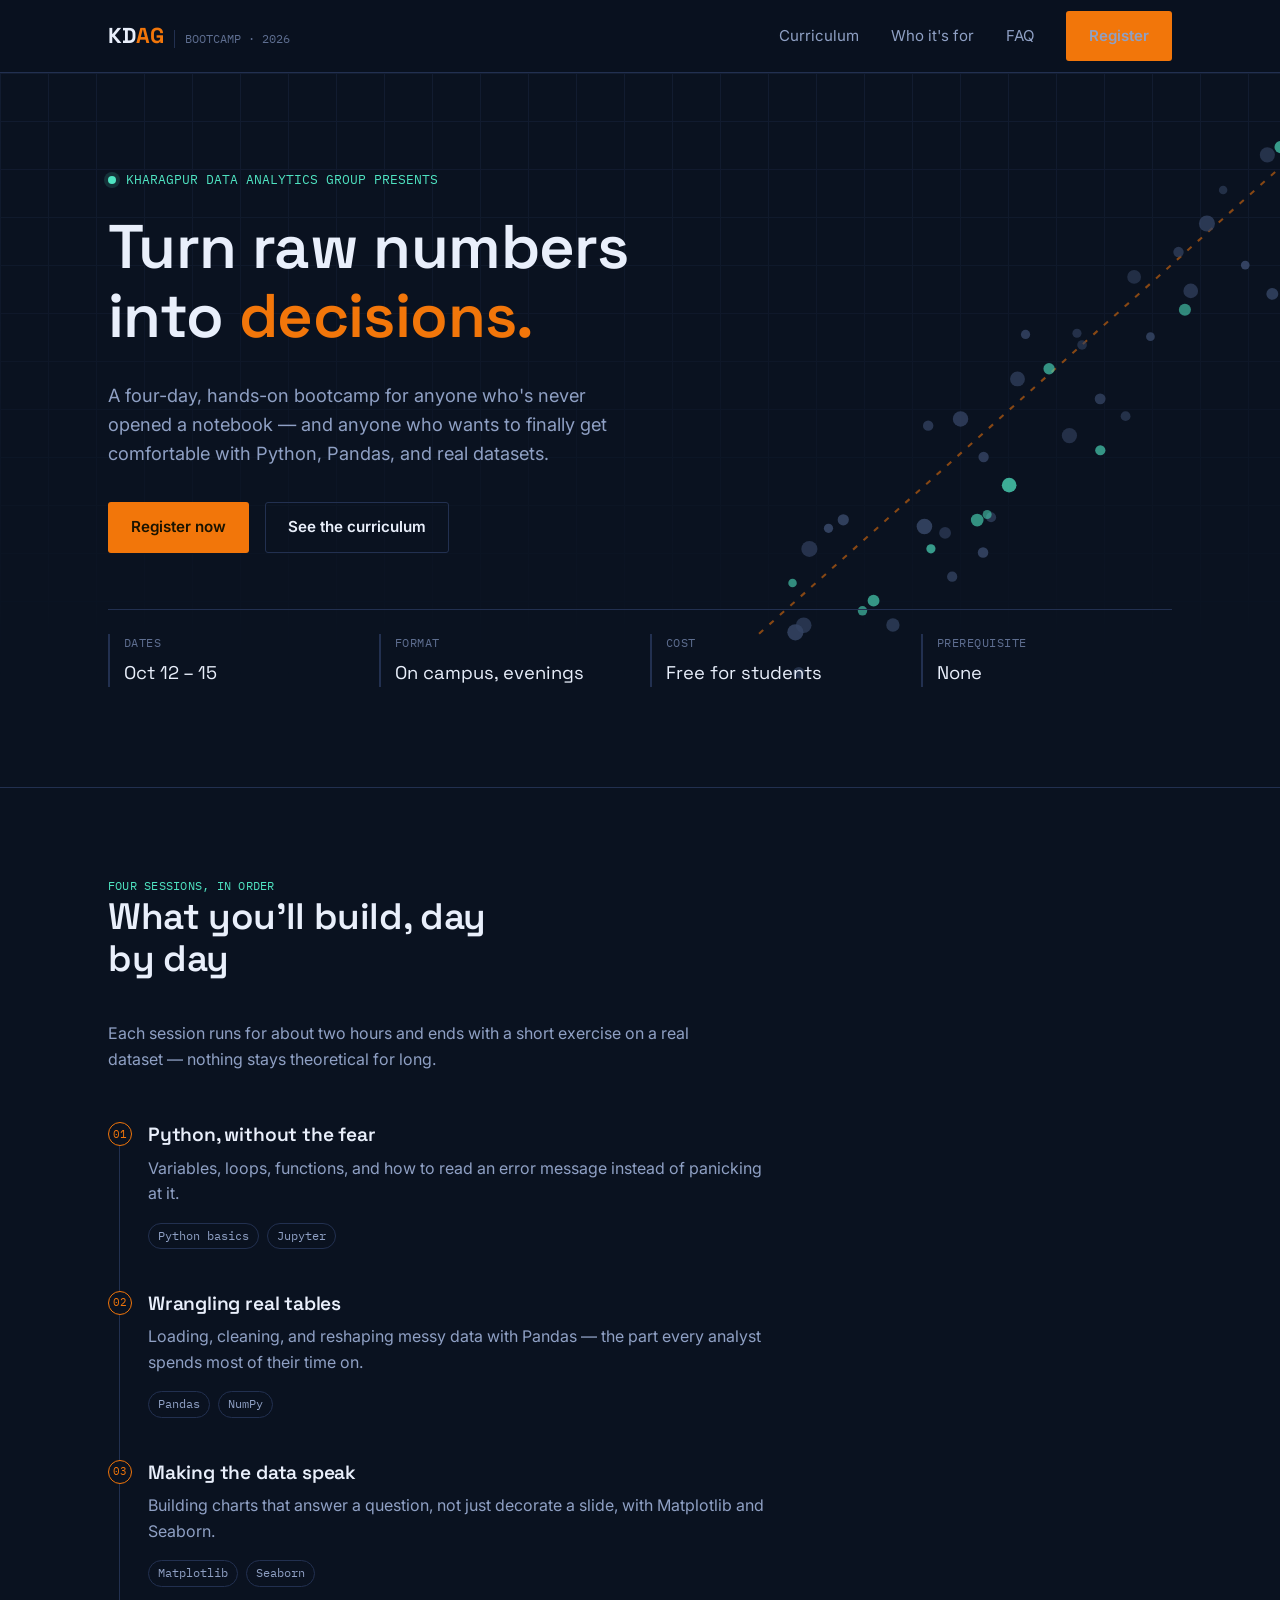
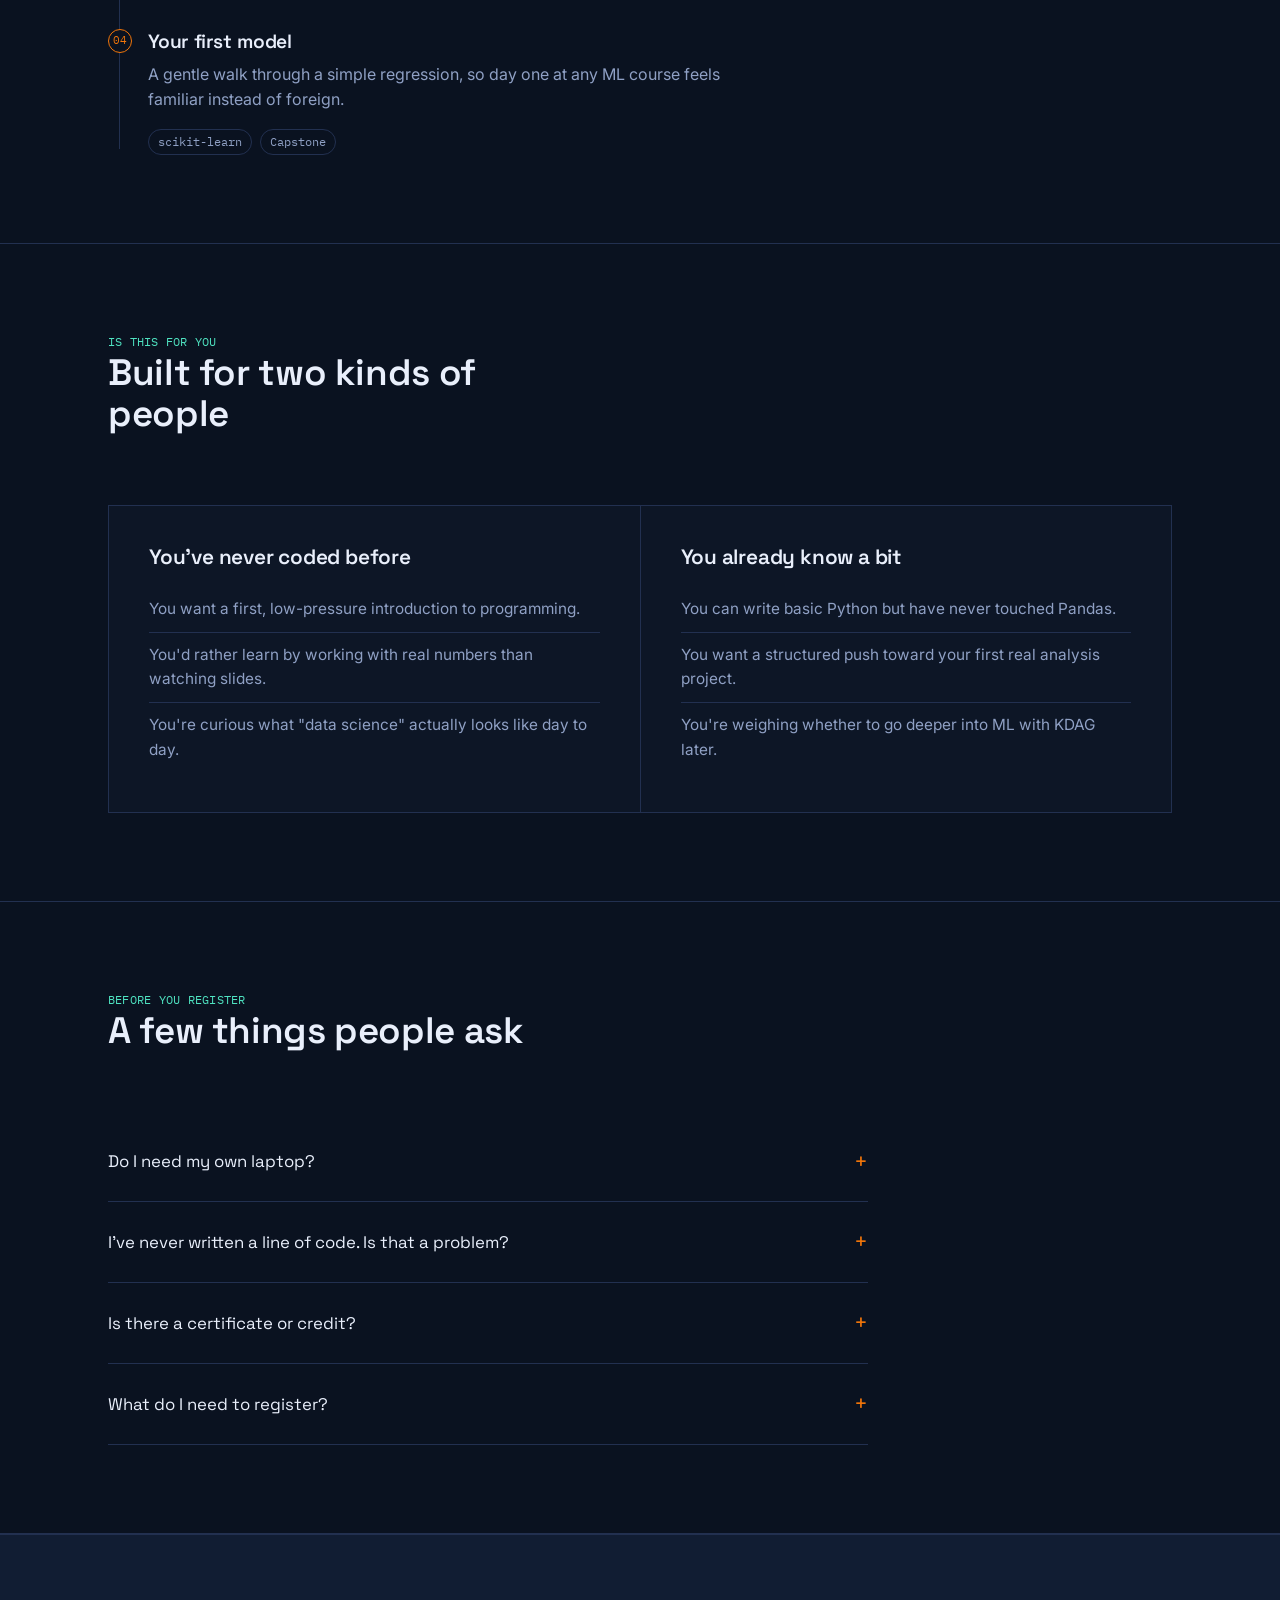
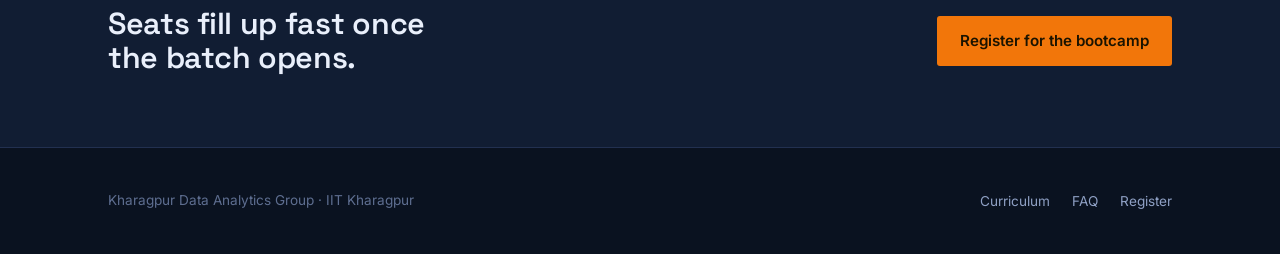
<file: index.html>
<!DOCTYPE html>
<html lang="en">
<head>
<meta charset="UTF-8">
<meta name="viewport" content="width=device-width, initial-scale=1.0">
<title>KDAG Bootcamp — Beginner's Python &amp; Data Analytics</title>
<meta name="description" content="A four-day hands-on Python and data analytics bootcamp hosted by the Kharagpur Data Analytics Group.">
<link rel="preconnect" href="https://fonts.googleapis.com">
<link href="https://fonts.googleapis.com/css2?family=Space+Grotesk:wght@500;600;700&family=Inter:wght@400;500;600&family=IBM+Plex+Mono:wght@400;500&display=swap" rel="stylesheet">
<link rel="stylesheet" href="style.css">
</head>
<body>

<nav class="site-nav">
  <div class="container">
    <a href="index.html" class="brand">
      <span class="brand-mark">KD<span>AG</span></span>
      <span class="brand-sub">BOOTCAMP · 2026</span>
    </a>
    <ul class="nav-links">
      <li><a href="#curriculum">Curriculum</a></li>
      <li><a href="#audience">Who it's for</a></li>
      <li><a href="#faq">FAQ</a></li>
      <li><a href="register.html" class="btn btn-primary">Register</a></li>
    </ul>
    <button class="nav-toggle" aria-label="Toggle menu" aria-expanded="false">&#9776;</button>
  </div>
</nav>

<header class="hero">
  <div class="grid-field"></div>
  <div id="heroScatter" class="hero-scatter"></div>
  <div class="container">
    <p class="hero-tag">KHARAGPUR DATA ANALYTICS GROUP PRESENTS</p>
    <h1>Turn raw numbers<br>into <em>decisions.</em></h1>
    <p class="lead">A four-day, hands-on bootcamp for anyone who's never opened a notebook — and anyone who wants to finally get comfortable with Python, Pandas, and real datasets.</p>
    <div class="hero-actions">
      <a href="register.html" class="btn btn-primary">Register now</a>
      <a href="#curriculum" class="btn btn-ghost">See the curriculum</a>
    </div>

    <dl class="details-bar">
      <div>
        <dt>Dates</dt>
        <dd>Oct 12 &ndash; 15</dd>
      </div>
      <div>
        <dt>Format</dt>
        <dd>On campus, evenings</dd>
      </div>
      <div>
        <dt>Cost</dt>
        <dd>Free for students</dd>
      </div>
      <div>
        <dt>Prerequisite</dt>
        <dd>None</dd>
      </div>
    </dl>
  </div>
</header>

<section class="section" id="curriculum">
  <div class="container">
    <div class="section-head">
      <div>
        <p class="kicker">FOUR SESSIONS, IN ORDER</p>
        <h2>What you'll build, day by day</h2>
      </div>
      <p>Each session runs for about two hours and ends with a short exercise on a real dataset — nothing stays theoretical for long.</p>
    </div>

    <div class="timeline">
      <div class="timeline-item" data-day="01">
        <h3>Python, without the fear</h3>
        <p>Variables, loops, functions, and how to read an error message instead of panicking at it.</p>
        <div class="tags"><span>Python basics</span><span>Jupyter</span></div>
      </div>
      <div class="timeline-item" data-day="02">
        <h3>Wrangling real tables</h3>
        <p>Loading, cleaning, and reshaping messy data with Pandas — the part every analyst spends most of their time on.</p>
        <div class="tags"><span>Pandas</span><span>NumPy</span></div>
      </div>
      <div class="timeline-item" data-day="03">
        <h3>Making the data speak</h3>
        <p>Building charts that answer a question, not just decorate a slide, with Matplotlib and Seaborn.</p>
        <div class="tags"><span>Matplotlib</span><span>Seaborn</span></div>
      </div>
      <div class="timeline-item" data-day="04">
        <h3>Your first model</h3>
        <p>A gentle walk through a simple regression, so day one at any ML course feels familiar instead of foreign.</p>
        <div class="tags"><span>scikit-learn</span><span>Capstone</span></div>
      </div>
    </div>
  </div>
</section>

<section class="section" id="audience">
  <div class="container">
    <div class="section-head">
      <div>
        <p class="kicker">IS THIS FOR YOU</p>
        <h2>Built for two kinds of people</h2>
      </div>
    </div>

    <div class="split">
      <div>
        <h3>You've never coded before</h3>
        <ul>
          <li>You want a first, low-pressure introduction to programming.</li>
          <li>You'd rather learn by working with real numbers than watching slides.</li>
          <li>You're curious what "data science" actually looks like day to day.</li>
        </ul>
      </div>
      <div>
        <h3>You already know a bit</h3>
        <ul>
          <li>You can write basic Python but have never touched Pandas.</li>
          <li>You want a structured push toward your first real analysis project.</li>
          <li>You're weighing whether to go deeper into ML with KDAG later.</li>
        </ul>
      </div>
    </div>
  </div>
</section>

<section class="section" id="faq">
  <div class="container">
    <div class="section-head">
      <div>
        <p class="kicker">BEFORE YOU REGISTER</p>
        <h2>A few things people ask</h2>
      </div>
    </div>

    <div class="faq-list">
      <details class="faq-item">
        <summary>Do I need my own laptop?</summary>
        <p>Yes — bring a laptop that can run Python 3 and Jupyter. We'll share a short setup guide after you register, and volunteers will be around early on Day 1 to help with installs.</p>
      </details>
      <details class="faq-item">
        <summary>I've never written a line of code. Is that a problem?</summary>
        <p>No — Day 1 assumes zero prior experience. If you already know Python, you can skim Day 1 and jump straight into Pandas on Day 2.</p>
      </details>
      <details class="faq-item">
        <summary>Is there a certificate or credit?</summary>
        <p>Everyone who attends all four sessions and submits the capstone exercise receives a certificate of completion from KDAG.</p>
      </details>
      <details class="faq-item">
        <summary>What do I need to register?</summary>
        <p>Just your name, roll number, institute email, and department — the form takes under a minute.</p>
      </details>
    </div>
  </div>
</section>

<section class="cta-band">
  <div class="container">
    <h2>Seats fill up fast once the batch opens.</h2>
    <a href="register.html" class="btn btn-primary">Register for the bootcamp</a>
  </div>
</section>

<footer class="site-footer">
  <div class="container">
    <p>Kharagpur Data Analytics Group &middot; IIT Kharagpur</p>
    <ul class="footer-links">
      <li><a href="#curriculum">Curriculum</a></li>
      <li><a href="#faq">FAQ</a></li>
      <li><a href="register.html">Register</a></li>
    </ul>
  </div>
</footer>

<script src="main.js"></script>
</body>
</html>
</file>
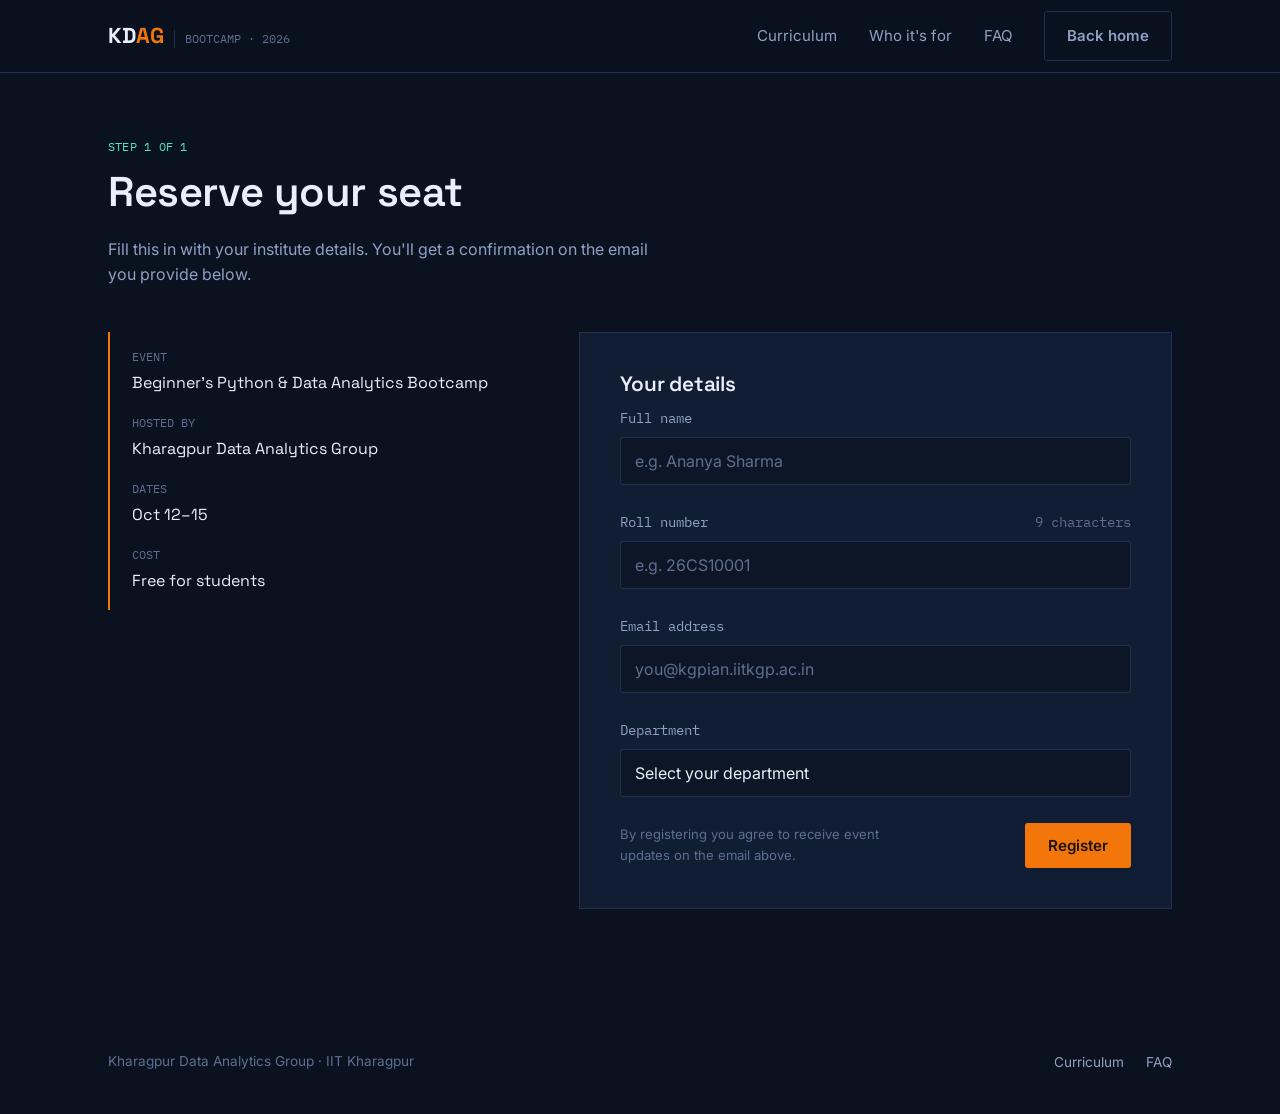
<file: register.html>
<!DOCTYPE html>
<html lang="en">
<head>
<meta charset="UTF-8">
<meta name="viewport" content="width=device-width, initial-scale=1.0">
<title>Register — KDAG Bootcamp</title>
<meta name="description" content="Register for the KDAG Beginner's Python & Data Analytics Bootcamp.">
<link rel="preconnect" href="https://fonts.googleapis.com">
<link href="https://fonts.googleapis.com/css2?family=Space+Grotesk:wght@500;600;700&family=Inter:wght@400;500;600&family=IBM+Plex+Mono:wght@400;500&display=swap" rel="stylesheet">
<link rel="stylesheet" href="style.css">
</head>
<body>

<nav class="site-nav">
  <div class="container">
    <a href="index.html" class="brand">
      <span class="brand-mark">KD<span>AG</span></span>
      <span class="brand-sub">BOOTCAMP · 2026</span>
    </a>
    <ul class="nav-links">
      <li><a href="index.html#curriculum">Curriculum</a></li>
      <li><a href="index.html#audience">Who it's for</a></li>
      <li><a href="index.html#faq">FAQ</a></li>
      <li><a href="index.html" class="btn btn-ghost">Back home</a></li>
    </ul>
    <button class="nav-toggle" aria-label="Toggle menu" aria-expanded="false">&#9776;</button>
  </div>
</nav>

<main class="reg-shell">
  <div class="container">
    <div class="reg-head">
      <p class="kicker">STEP 1 OF 1</p>
      <h1>Reserve your seat</h1>
      <p>Fill this in with your institute details. You'll get a confirmation on the email you provide below.</p>
    </div>

    <div class="reg-layout">
      <aside class="reg-aside">
        <dl>
          <dt>Event</dt>
          <dd>Beginner's Python &amp; Data Analytics Bootcamp</dd>
          <dt>Hosted by</dt>
          <dd>Kharagpur Data Analytics Group</dd>
          <dt>Dates</dt>
          <dd>Oct 12&ndash;15</dd>
          <dt>Cost</dt>
          <dd>Free for students</dd>
        </dl>
      </aside>

      <div class="card" id="regCard">
        <div class="reg-card-head">
          <h2 style="font-size:1.3rem;">Your details</h2>
        </div>

        <form id="regForm" novalidate>
          <div class="field" id="fieldName">
            <label for="fullName">Full name</label>
            <input type="text" id="fullName" name="fullName" placeholder="e.g. Ananya Sharma" autocomplete="name">
            <p class="error-msg" id="errName"></p>
          </div>

          <div class="field" id="fieldRoll">
            <label for="rollNumber">Roll number <span class="hint">9 characters</span></label>
            <input type="text" id="rollNumber" name="rollNumber" placeholder="e.g. 26CS10001" maxlength="12" autocomplete="off">
            <p class="error-msg" id="errRoll"></p>
          </div>

          <div class="field" id="fieldEmail">
            <label for="email">Email address</label>
            <input type="email" id="email" name="email" placeholder="you@kgpian.iitkgp.ac.in" autocomplete="email">
            <p class="error-msg" id="errEmail"></p>
          </div>

          <div class="field" id="fieldDept">
            <label for="department">Department</label>
            <select id="department" name="department">
              <option value="" selected disabled>Select your department</option>
              <option>Aerospace Engineering</option>
              <option>Agricultural &amp; Food Engineering</option>
              <option>Architecture &amp; Regional Planning</option>
              <option>Biotechnology</option>
              <option>Chemical Engineering</option>
              <option>Chemistry</option>
              <option>Civil Engineering</option>
              <option>Computer Science &amp; Engineering</option>
              <option>Electrical Engineering</option>
              <option>Electronics &amp; Electrical Communication Engineering</option>
              <option>Geology &amp; Geophysics</option>
              <option>Humanities &amp; Social Sciences</option>
              <option>Industrial &amp; Systems Engineering</option>
              <option>Instrumentation Engineering</option>
              <option>Materials Science</option>
              <option>Mathematics &amp; Computing</option>
              <option>Mechanical Engineering</option>
              <option>Metallurgical &amp; Materials Engineering</option>
              <option>Mining Engineering</option>
              <option>Ocean Engineering &amp; Naval Architecture</option>
              <option>Physics</option>
              <option>Rubber Technology</option>
              <option>VGSoM (Management)</option>
              <option>Other</option>
            </select>
            <p class="error-msg" id="errDept"></p>
          </div>

          <div class="form-foot">
            <p class="form-note">By registering you agree to receive event updates on the email above.</p>
            <button type="submit" class="btn btn-primary">Register</button>
          </div>
        </form>

        <div class="success-panel" id="successPanel">
          <div class="ring">
            <svg width="28" height="28" viewBox="0 0 24 24" fill="none">
              <path d="M4 13l5 5L20 6" stroke="#4FE3C1" stroke-width="2.4" stroke-linecap="round" stroke-linejoin="round"/>
            </svg>
          </div>
          <h2>Registration successful!</h2>
          <p>Welcome to the Bootcamp — check your inbox for a confirmation with the schedule and setup guide.</p>
          <span class="roll-echo" id="rollEcho"></span>
          <a href="index.html" class="btn btn-ghost">Back to the event page</a>
        </div>
      </div>
    </div>
  </div>
</main>

<footer class="site-footer">
  <div class="container">
    <p>Kharagpur Data Analytics Group &middot; IIT Kharagpur</p>
    <ul class="footer-links">
      <li><a href="index.html#curriculum">Curriculum</a></li>
      <li><a href="index.html#faq">FAQ</a></li>
    </ul>
  </div>
</footer>

<script src="main.js"></script>
<script src="register.js"></script>
</body>
</html>
</file>
<file: style.css>
/* ============================================================
   KDAG — Beginner's Python & Data Analytics Bootcamp
   Design tokens
   ============================================================ */
:root{
  --bg:            #0A1220;
  --bg-soft:       #0D1626;
  --panel:         #111D33;
  --panel-line:    #223050;
  --ink:           #E9EFFB;
  --muted:         #8FA0C4;
  --muted-dim:     #5E6E90;
  --accent:        #F2760A;   /* signal orange */
  --accent-ink:    #1A1300;
  --accent-2:      #4FE3C1;   /* trend teal */
  --danger:        #FF7A7A;
  --ok:            #4FE3C1;

  --font-display: 'Space Grotesk', 'Segoe UI', sans-serif;
  --font-body:    'Inter', 'Segoe UI', sans-serif;
  --font-mono:    'IBM Plex Mono', 'Consolas', monospace;

  --max: 1120px;
  --radius: 3px;
}

*, *::before, *::after{ box-sizing: border-box; }
html{ scroll-behavior: smooth; }

body{
  margin:0;
  background: var(--bg);
  color: var(--ink);
  font-family: var(--font-body);
  font-size: 16px;
  line-height: 1.6;
  -webkit-font-smoothing: antialiased;
}

img, svg{ display:block; max-width:100%; }

a{ color: inherit; text-decoration: none; }

h1, h2, h3{
  font-family: var(--font-display);
  font-weight: 600;
  line-height: 1.12;
  margin: 0 0 0.5em;
  letter-spacing: -0.01em;
}

p{ margin: 0 0 1em; color: var(--muted); max-width: 62ch; }

.container{
  max-width: var(--max);
  margin: 0 auto;
  padding: 0 28px;
}

::selection{ background: var(--accent); color: var(--accent-ink); }

@media (prefers-reduced-motion: reduce){
  *{ animation-duration: 0.001ms !important; transition-duration: 0.001ms !important; }
}

:focus-visible{
  outline: 2px solid var(--accent-2);
  outline-offset: 3px;
}

/* ---------- background grid texture ---------- */
.grid-field{
  position: absolute;
  inset: 0;
  background-image:
    linear-gradient(var(--panel-line) 1px, transparent 1px),
    linear-gradient(90deg, var(--panel-line) 1px, transparent 1px);
  background-size: 48px 48px;
  opacity: 0.35;
  mask-image: linear-gradient(to bottom, black, transparent 85%);
}

/* ============================================================
   Nav
   ============================================================ */
.site-nav{
  position: sticky;
  top: 0;
  z-index: 50;
  background: rgba(10, 18, 32, 0.86);
  backdrop-filter: blur(10px);
  border-bottom: 1px solid var(--panel-line);
}
.site-nav .container{
  display:flex;
  align-items:center;
  justify-content:space-between;
  height: 72px;
}
.brand{
  display:flex;
  align-items:baseline;
  gap: 10px;
  font-family: var(--font-display);
}
.brand-mark{
  font-size: 1.35rem;
  font-weight: 700;
  color: var(--ink);
}
.brand-mark span{ color: var(--accent); }
.brand-sub{
  font-size: 0.72rem;
  color: var(--muted-dim);
  font-family: var(--font-mono);
  padding-left: 10px;
  border-left: 1px solid var(--panel-line);
}
.nav-links{
  display:flex;
  align-items:center;
  gap: 32px;
  list-style: none;
  margin:0; padding:0;
}
.nav-links a{
  color: var(--muted);
  font-size: 0.94rem;
  transition: color .15s ease;
}
.nav-links a:hover{ color: var(--ink); }

.btn{
  display:inline-flex;
  align-items:center;
  gap: 8px;
  padding: 12px 22px;
  font-family: var(--font-body);
  font-weight: 600;
  font-size: 0.95rem;
  border-radius: var(--radius);
  border: 1px solid transparent;
  cursor: pointer;
  transition: transform .12s ease, background .15s ease, border-color .15s ease;
}
.btn:active{ transform: translateY(1px); }
.btn-primary{
  background: var(--accent);
  color: var(--accent-ink);
}
.btn-primary:hover{ background: #FF8F33; }
.btn-ghost{
  background: transparent;
  color: var(--ink);
  border-color: var(--panel-line);
}
.btn-ghost:hover{ border-color: var(--muted); }

.nav-toggle{
  display:none;
  background:none;
  border:none;
  color: var(--ink);
  font-size: 1.6rem;
  cursor:pointer;
}

/* ============================================================
   Hero
   ============================================================ */
.hero{
  position: relative;
  overflow: hidden;
  padding: 96px 0 84px;
  border-bottom: 1px solid var(--panel-line);
}
.hero .container{ position: relative; z-index: 2; }
.hero-tag{
  font-family: var(--font-mono);
  font-size: 0.82rem;
  color: var(--accent-2);
  margin-bottom: 22px;
  display:flex;
  align-items:center;
  gap: 10px;
}
.hero-tag::before{
  content:'';
  width: 8px; height: 8px;
  background: var(--accent-2);
  border-radius: 50%;
  box-shadow: 0 0 0 4px rgba(79,227,193,0.15);
}
.hero h1{
  font-size: clamp(2.4rem, 5vw, 3.85rem);
  max-width: 15ch;
  color: var(--ink);
}
.hero h1 em{
  font-style: normal;
  color: var(--accent);
}
.hero p.lead{
  font-size: 1.14rem;
  max-width: 46ch;
  color: var(--muted);
  margin-top: 18px;
}
.hero-actions{
  display:flex;
  gap: 16px;
  margin-top: 34px;
  flex-wrap: wrap;
}

.hero-scatter{
  position:absolute;
  top: 0; right: -40px;
  width: 46%;
  height: 100%;
  z-index: 1;
  opacity: 0.9;
}

/* details bar — table-like, not icon cards */
.details-bar{
  margin-top: 56px;
  border-top: 1px solid var(--panel-line);
  padding-top: 24px;
  display:grid;
  grid-template-columns: repeat(4, 1fr);
  gap: 20px;
}
.details-bar div{ border-left: 2px solid var(--panel-line); padding-left: 14px; }
.details-bar dt{
  font-family: var(--font-mono);
  font-size: 0.72rem;
  color: var(--muted-dim);
  text-transform: uppercase;
  margin-bottom: 6px;
  letter-spacing: 0.04em;
}
.details-bar dd{
  margin:0;
  font-family: var(--font-display);
  font-size: 1.15rem;
  color: var(--ink);
}

/* ============================================================
   Section shell
   ============================================================ */
.section{ padding: 88px 0; border-bottom: 1px solid var(--panel-line); }
.section-head{
  display:flex;
  justify-content:space-between;
  align-items:flex-end;
  gap: 24px;
  margin-bottom: 52px;
  flex-wrap: wrap;
}
.section-head h2{ font-size: clamp(1.7rem, 3vw, 2.3rem); max-width: 18ch; }
.section-head p{ margin: 0; }
.kicker{
  font-family: var(--font-mono);
  font-size: 0.78rem;
  color: var(--accent-2);
  letter-spacing: 0.02em;
}

/* ---------- Curriculum timeline ---------- */
.timeline{
  position: relative;
  padding-left: 40px;
}
.timeline::before{
  content:'';
  position:absolute;
  left: 11px; top: 6px; bottom: 6px;
  width: 1px;
  background: var(--panel-line);
}
.timeline-item{
  position: relative;
  padding-bottom: 44px;
}
.timeline-item:last-child{ padding-bottom: 0; }
.timeline-item::before{
  content: attr(data-day);
  position: absolute;
  left: -40px;
  top: -2px;
  width: 24px; height: 24px;
  border-radius: 50%;
  background: var(--bg);
  border: 1px solid var(--accent);
  color: var(--accent);
  font-family: var(--font-mono);
  font-size: 0.68rem;
  display:flex; align-items:center; justify-content:center;
}
.timeline-item h3{ font-size: 1.2rem; color: var(--ink); }
.timeline-item .tags{
  display:flex; gap: 8px; flex-wrap: wrap; margin-top: 10px;
}
.timeline-item .tags span{
  font-family: var(--font-mono);
  font-size: 0.72rem;
  color: var(--muted);
  border: 1px solid var(--panel-line);
  padding: 3px 9px;
  border-radius: 999px;
}

/* ---------- Audience split ---------- */
.split{
  display:grid;
  grid-template-columns: 1fr 1fr;
  gap: 1px;
  background: var(--panel-line);
  border: 1px solid var(--panel-line);
}
.split > div{
  background: var(--bg-soft);
  padding: 40px;
}
.split h3{ color: var(--ink); font-size: 1.3rem; }
.split ul{ margin: 18px 0 0; padding: 0; list-style: none; }
.split li{
  padding: 10px 0;
  border-top: 1px solid var(--panel-line);
  color: var(--muted);
  font-size: 0.96rem;
}
.split li:first-child{ border-top: none; }

/* ---------- FAQ ---------- */
.faq-list{ max-width: 760px; }
.faq-item{
  border-bottom: 1px solid var(--panel-line);
}
.faq-item summary{
  cursor: pointer;
  list-style: none;
  padding: 22px 0;
  font-family: var(--font-display);
  font-size: 1.05rem;
  color: var(--ink);
  display:flex;
  justify-content:space-between;
  align-items:center;
  gap: 20px;
}
.faq-item summary::-webkit-details-marker{ display:none; }
.faq-item summary::after{
  content:'+';
  font-size: 1.4rem;
  color: var(--accent);
  flex-shrink:0;
}
.faq-item[open] summary::after{ content:'–'; }
.faq-item p{ padding-bottom: 22px; margin:0; }

/* ---------- Final CTA ---------- */
.cta-band{
  background: var(--panel);
  border-top: 1px solid var(--panel-line);
  border-bottom: 1px solid var(--panel-line);
  padding: 72px 0;
  text-align: left;
}
.cta-band .container{
  display:flex;
  justify-content:space-between;
  align-items:center;
  gap: 30px;
  flex-wrap: wrap;
}
.cta-band h2{ margin:0; font-size: 1.9rem; max-width: 16ch; }

/* ============================================================
   Footer
   ============================================================ */
footer.site-footer{
  padding: 40px 0;
}
footer.site-footer .container{
  display:flex;
  justify-content:space-between;
  align-items:center;
  flex-wrap: wrap;
  gap: 14px;
}
footer.site-footer p{
  margin:0;
  font-size: 0.85rem;
  color: var(--muted-dim);
}
.footer-links{ display:flex; gap: 22px; list-style:none; margin:0; padding:0; }
.footer-links a{ color: var(--muted); font-size: 0.85rem; }
.footer-links a:hover{ color: var(--ink); }

/* ============================================================
   Registration page
   ============================================================ */
.reg-shell{
  padding: 64px 0 100px;
  min-height: 70vh;
}
.reg-head{ max-width: 56ch; margin-bottom: 44px; }
.reg-head h1{ font-size: clamp(1.9rem, 4vw, 2.6rem); }

.reg-layout{
  display:grid;
  grid-template-columns: 1fr 1.4fr;
  gap: 48px;
  align-items: start;
}
.reg-aside{
  border-left: 2px solid var(--accent);
  padding-left: 22px;
}
.reg-aside dt{
  font-family: var(--font-mono);
  font-size: 0.72rem;
  color: var(--muted-dim);
  text-transform: uppercase;
  margin: 18px 0 4px;
}
.reg-aside dt:first-child{ margin-top: 0; }
.reg-aside dd{ margin:0; color: var(--ink); font-family: var(--font-display); }

.card{
  background: var(--panel);
  border: 1px solid var(--panel-line);
  padding: 40px;
  position: relative;
}

.field{ margin-bottom: 26px; }
.field label{
  display:flex;
  justify-content: space-between;
  font-size: 0.86rem;
  color: var(--muted);
  margin-bottom: 8px;
  font-family: var(--font-mono);
}
.field label .hint{ color: var(--muted-dim); }

.field input,
.field select{
  width: 100%;
  background: var(--bg-soft);
  border: 1px solid var(--panel-line);
  color: var(--ink);
  font-family: var(--font-body);
  font-size: 1rem;
  padding: 13px 14px;
  border-radius: var(--radius);
  transition: border-color .15s ease;
}
.field input::placeholder{ color: var(--muted-dim); }
.field input:focus,
.field select:focus{ border-color: var(--accent-2); outline: none; }

.field.has-error input,
.field.has-error select{ border-color: var(--danger); }
.field .error-msg{
  display:none;
  color: var(--danger);
  font-size: 0.8rem;
  margin-top: 7px;
  font-family: var(--font-mono);
}
.field.has-error .error-msg{ display:block; }

select{ appearance: none; -webkit-appearance:none;
  background-image: url("data:image/svg+xml;utf8,<svg xmlns='http://www.w3.org/2000/svg' width='12' height='8'><path d='M1 1l5 5 5-5' stroke='%238FA0C4' stroke-width='1.4' fill='none' fill-rule='evenodd'/></svg>");
  background-repeat: no-repeat;
  background-position: right 14px center;
}

.form-foot{
  display:flex;
  align-items:center;
  justify-content: space-between;
  margin-top: 8px;
  flex-wrap: wrap;
  gap: 16px;
}
.form-note{ font-size: 0.82rem; color: var(--muted-dim); margin:0; max-width: 34ch; }

button[type="submit"]{ width: auto; }

/* success panel */
.success-panel{
  display:none;
  text-align:center;
  padding: 56px 20px;
}
.success-panel.show{ display:block; animation: rise .5s ease; }
@keyframes rise{
  from{ opacity:0; transform: translateY(10px); }
  to{ opacity:1; transform: translateY(0); }
}
.success-panel .ring{
  width: 76px; height: 76px;
  margin: 0 auto 26px;
  border-radius: 50%;
  border: 1px solid var(--accent-2);
  display:flex; align-items:center; justify-content:center;
}
.success-panel h2{ color: var(--ink); font-size: 1.7rem; }
.success-panel p{ margin: 0 auto 28px; }
.success-panel .roll-echo{
  font-family: var(--font-mono);
  color: var(--accent);
  font-size: 0.9rem;
  display:block;
  margin-top: -18px;
  margin-bottom: 28px;
}

.card.is-done{ padding-top: 20px; padding-bottom: 20px; }

/* ============================================================
   Responsive
   ============================================================ */
@media (max-width: 880px){
  .details-bar{ grid-template-columns: repeat(2, 1fr); }
  .split{ grid-template-columns: 1fr; }
  .reg-layout{ grid-template-columns: 1fr; }
  .reg-aside{ order: 2; }
  .hero-scatter{ opacity: 0.35; width: 70%; }
}

@media (max-width: 720px){
  .nav-links{
    position: fixed;
    inset: 72px 0 0 0;
    background: var(--bg);
    flex-direction: column;
    align-items: flex-start;
    padding: 28px;
    gap: 22px;
    transform: translateX(100%);
    transition: transform .22s ease;
  }
  .nav-links.open{ transform: translateX(0); }
  .nav-toggle{ display:block; }
  .nav-links .btn{ width: 100%; justify-content:center; }
  .cta-band .container{ flex-direction: column; align-items: flex-start; }
  .card{ padding: 26px; }
  .details-bar{ grid-template-columns: 1fr 1fr; row-gap: 30px; }
}

@media (max-width: 480px){
  .container{ padding: 0 18px; }
  .hero{ padding: 64px 0 56px; }
  .section{ padding: 64px 0; }
  .split > div{ padding: 28px; }
}
</file>
